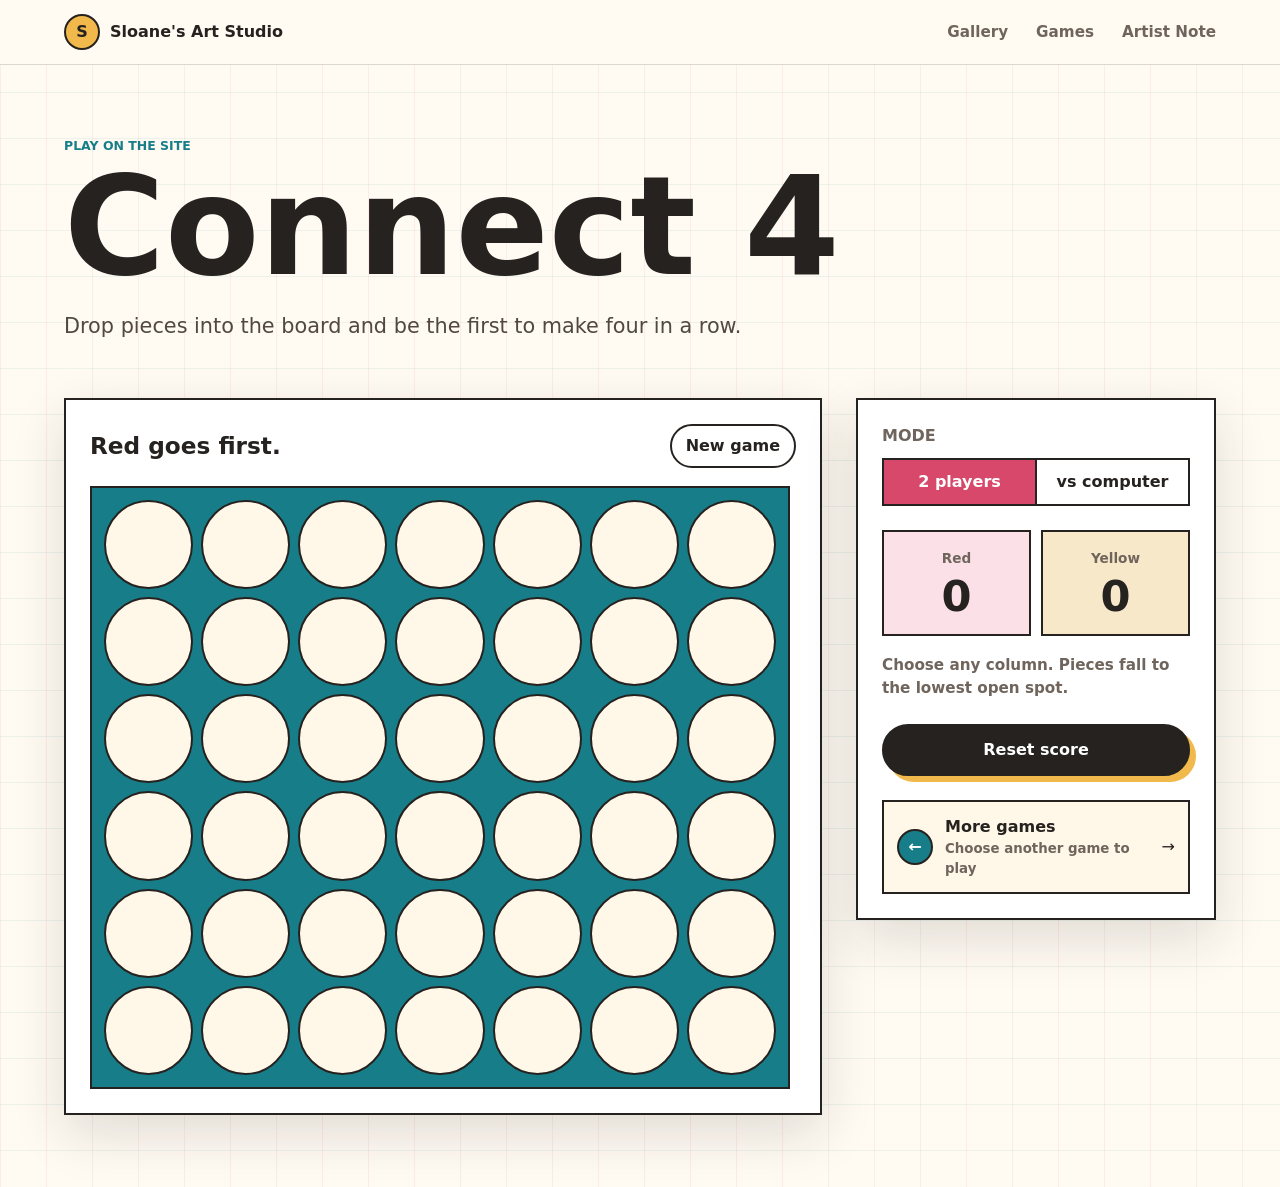
<file: connect4.html>
<!doctype html>
<html lang="en">
  <head>
    <meta charset="utf-8">
    <meta name="viewport" content="width=device-width, initial-scale=1">
    <title>Connect 4 | Sloane's Art Studio</title>
    <meta name="description" content="Play Connect 4 on Sloane's Art Studio.">
    <link rel="stylesheet" href="styles.css">
  </head>
  <body class="game-page">
    <header class="site-header" aria-label="Site header">
      <a class="brand" href="index.html" aria-label="Sloane's Art Studio home">
        <span class="brand-mark" aria-hidden="true">S</span>
        <span>Sloane's Art Studio</span>
      </a>
      <nav class="site-nav" aria-label="Site navigation">
        <a href="index.html#gallery">Gallery</a>
        <a href="games.html">Games</a>
        <a href="index.html#artist-note">Artist Note</a>
      </nav>
    </header>

    <main class="game-shell">
      <section class="game-board-section" aria-labelledby="game-title">
        <div class="game-copy">
          <p class="eyebrow">Play on the site</p>
          <h1 id="game-title">Connect 4</h1>
          <p class="intro">Drop pieces into the board and be the first to make four in a row.</p>
        </div>

        <div class="game-layout connect-layout">
          <section class="game-panel" aria-label="Connect 4 board">
            <div class="game-status-row">
              <p class="turn-label" data-connect-status>Red goes first.</p>
              <button class="button secondary compact-button" type="button" data-connect-new-game>New game</button>
            </div>
            <div class="connect-board" role="grid" aria-label="Connect 4 board" data-connect-board></div>
          </section>

          <aside class="game-controls" aria-label="Connect 4 controls">
            <div>
              <p class="control-label">Mode</p>
              <div class="mode-toggle" role="tablist" aria-label="Choose game mode">
                <button class="mode-button active" type="button" role="tab" aria-selected="true" data-connect-mode="friend">2 players</button>
                <button class="mode-button" type="button" role="tab" aria-selected="false" data-connect-mode="computer">vs computer</button>
              </div>
            </div>

            <div class="connect-scoreboard" aria-label="Scoreboard">
              <div class="connect-score-tile red-score"><span>Red</span><strong data-connect-red-score>0</strong></div>
              <div class="connect-score-tile yellow-score"><span data-connect-yellow-label>Yellow</span><strong data-connect-yellow-score>0</strong></div>
            </div>

            <p class="memory-tip">Choose any column. Pieces fall to the lowest open spot.</p>
            <button class="button primary full-button" type="button" data-connect-reset-score>Reset score</button>
            <a class="game-link-card" href="games.html">
              <span class="game-link-icon" aria-hidden="true">←</span>
              <span><strong>More games</strong><small>Choose another game to play</small></span>
              <span aria-hidden="true">→</span>
            </a>
          </aside>
        </div>
      </section>
    </main>
    <script src="connect4.js"></script>
  </body>
</html>
</file>
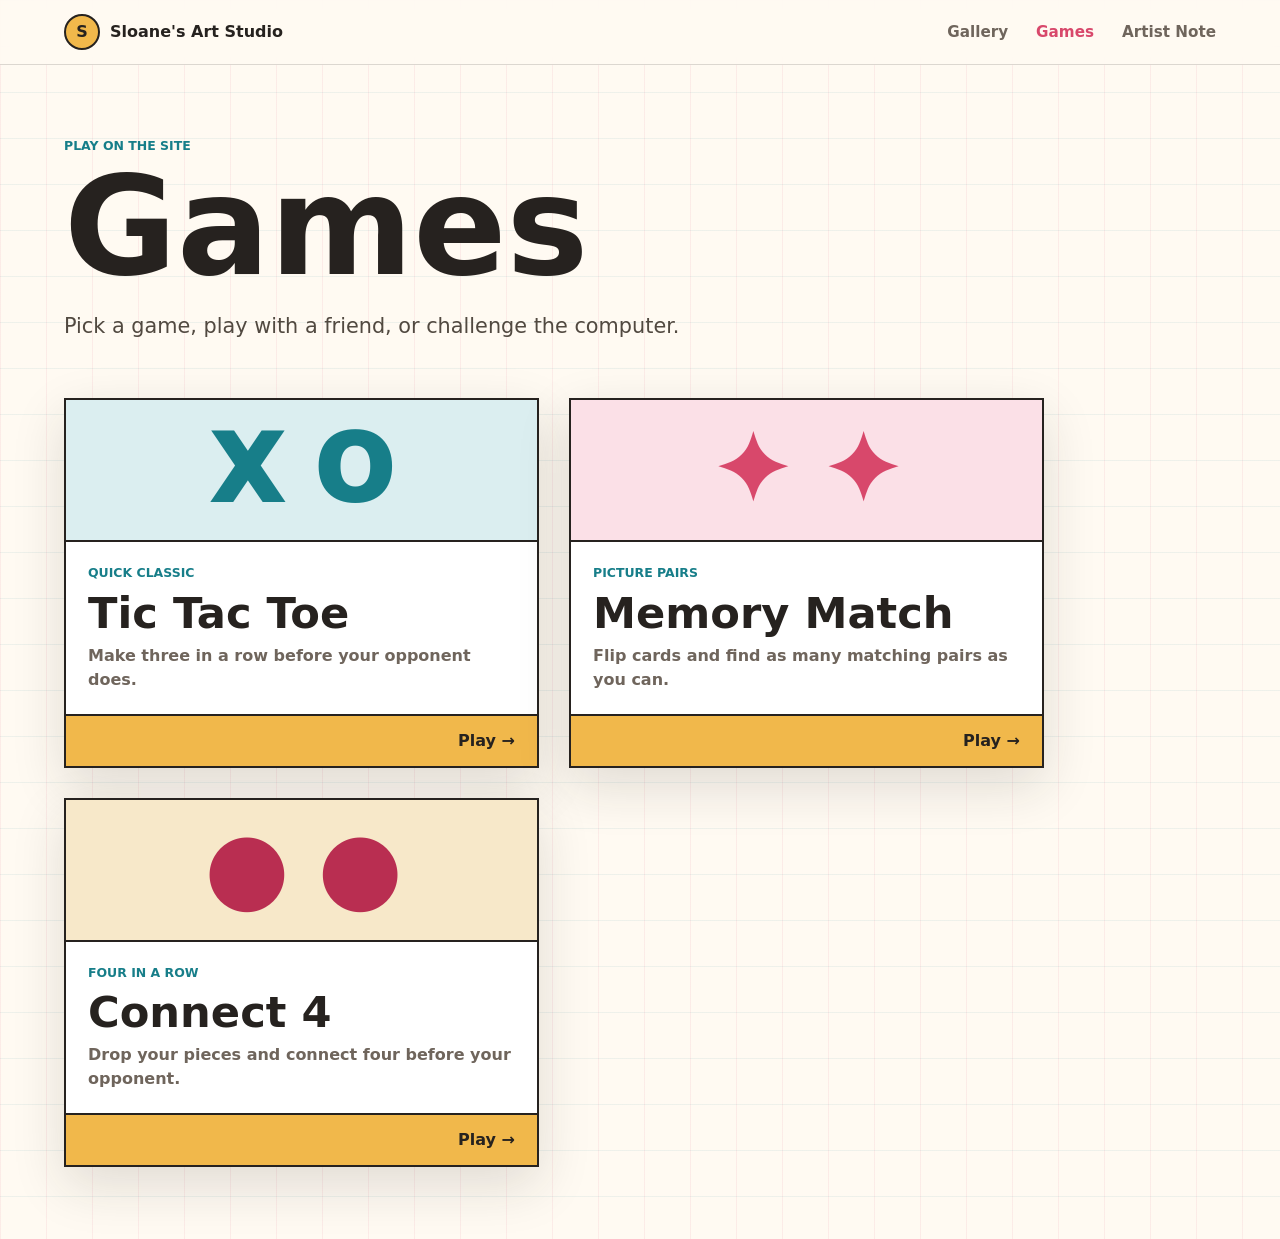
<file: games.html>
<!doctype html>
<html lang="en">
  <head>
    <meta charset="utf-8">
    <meta name="viewport" content="width=device-width, initial-scale=1">
    <title>Games | Sloane's Art Studio</title>
    <meta
      name="description"
      content="Play games on Sloane's Art Studio."
    >
    <link rel="stylesheet" href="styles.css">
  </head>
  <body class="game-page">
    <header class="site-header" aria-label="Site header">
      <a class="brand" href="index.html" aria-label="Sloane's Art Studio home">
        <span class="brand-mark" aria-hidden="true">S</span>
        <span>Sloane's Art Studio</span>
      </a>
      <nav class="site-nav" aria-label="Site navigation">
        <a href="index.html#gallery">Gallery</a>
        <a href="games.html" aria-current="page">Games</a>
        <a href="index.html#artist-note">Artist Note</a>
      </nav>
    </header>

    <main class="game-shell">
      <section class="games-section" aria-labelledby="games-title">
        <div class="game-copy">
          <p class="eyebrow">Play on the site</p>
          <h1 id="games-title">Games</h1>
          <p class="intro">Pick a game, play with a friend, or challenge the computer.</p>
        </div>

        <div class="games-grid">
          <a class="game-choice tic-choice" href="tictactoe.html">
            <span class="game-choice-art" aria-hidden="true">X&nbsp;O</span>
            <span class="game-choice-copy">
              <span class="eyebrow">Quick classic</span>
              <strong>Tic Tac Toe</strong>
              <small>Make three in a row before your opponent does.</small>
            </span>
            <span class="game-choice-arrow" aria-hidden="true">Play →</span>
          </a>

          <a class="game-choice memory-choice" href="memory.html">
            <span class="game-choice-art" aria-hidden="true">✦&nbsp;✦</span>
            <span class="game-choice-copy">
              <span class="eyebrow">Picture pairs</span>
              <strong>Memory Match</strong>
              <small>Flip cards and find as many matching pairs as you can.</small>
            </span>
            <span class="game-choice-arrow" aria-hidden="true">Play →</span>
          </a>

          <a class="game-choice connect-choice" href="connect4.html">
            <span class="game-choice-art" aria-hidden="true">●&nbsp;●</span>
            <span class="game-choice-copy">
              <span class="eyebrow">Four in a row</span>
              <strong>Connect 4</strong>
              <small>Drop your pieces and connect four before your opponent.</small>
            </span>
            <span class="game-choice-arrow" aria-hidden="true">Play →</span>
          </a>
        </div>
      </section>
    </main>
  </body>
</html>
</file>
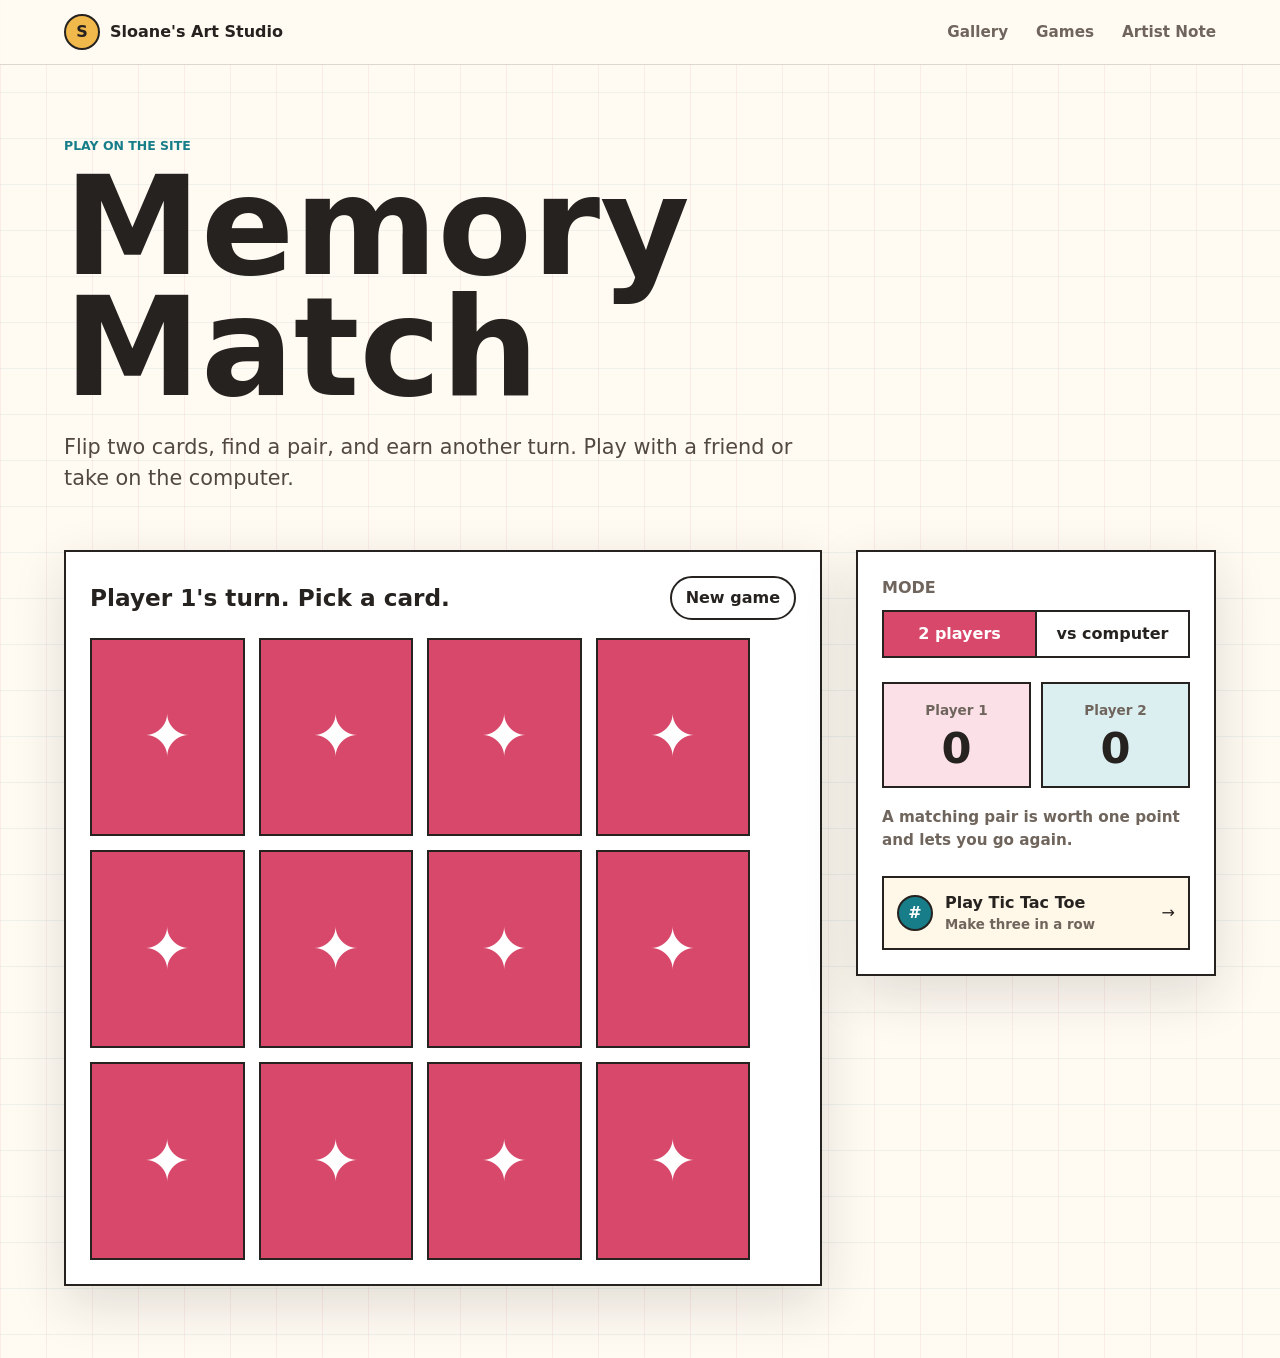
<file: memory.html>
<!doctype html>
<html lang="en">
  <head>
    <meta charset="utf-8">
    <meta name="viewport" content="width=device-width, initial-scale=1">
    <title>Memory Match | Sloane's Art Studio</title>
    <meta
      name="description"
      content="Play a two-player memory matching game on Sloane's Art Studio."
    >
    <link rel="stylesheet" href="styles.css">
  </head>
  <body class="game-page">
    <header class="site-header" aria-label="Site header">
      <a class="brand" href="index.html" aria-label="Sloane's Art Studio home">
        <span class="brand-mark" aria-hidden="true">S</span>
        <span>Sloane's Art Studio</span>
      </a>
      <nav class="site-nav" aria-label="Site navigation">
        <a href="index.html#gallery">Gallery</a>
        <a href="games.html">Games</a>
        <a href="index.html#artist-note">Artist Note</a>
      </nav>
    </header>

    <main class="game-shell">
      <section class="game-board-section" aria-labelledby="game-title">
        <div class="game-copy">
          <p class="eyebrow">Play on the site</p>
          <h1 id="game-title">Memory Match</h1>
          <p class="intro">
            Flip two cards, find a pair, and earn another turn. Play with a friend or take on the computer.
          </p>
        </div>

        <div class="game-layout memory-layout">
          <section class="game-panel" aria-label="Memory Match game board">
            <div class="game-status-row">
              <p class="turn-label" data-memory-status>Player 1's turn. Pick a card.</p>
              <button class="button secondary compact-button" type="button" data-new-game>
                New game
              </button>
            </div>

            <div class="memory-board" role="grid" aria-label="Memory card board" data-memory-board></div>
          </section>

          <aside class="game-controls" aria-label="Memory Match controls">
            <div>
              <p class="control-label">Mode</p>
              <div class="mode-toggle" role="tablist" aria-label="Choose game mode">
                <button class="mode-button active" type="button" role="tab" aria-selected="true" data-memory-mode="friend">
                  2 players
                </button>
                <button class="mode-button" type="button" role="tab" aria-selected="false" data-memory-mode="computer">
                  vs computer
                </button>
              </div>
            </div>

            <div class="memory-scoreboard" aria-label="Match score">
              <div class="memory-score-tile player-one">
                <span data-player-one-label>Player 1</span>
                <strong data-score-one>0</strong>
              </div>
              <div class="memory-score-tile player-two">
                <span data-player-two-label>Player 2</span>
                <strong data-score-two>0</strong>
              </div>
            </div>

            <p class="memory-tip">A matching pair is worth one point and lets you go again.</p>

            <a class="game-link-card" href="tictactoe.html">
              <span class="game-link-icon" aria-hidden="true">#</span>
              <span>
                <strong>Play Tic Tac Toe</strong>
                <small>Make three in a row</small>
              </span>
              <span aria-hidden="true">→</span>
            </a>
          </aside>
        </div>
      </section>
    </main>

    <script src="memory.js"></script>
  </body>
</html>
</file>
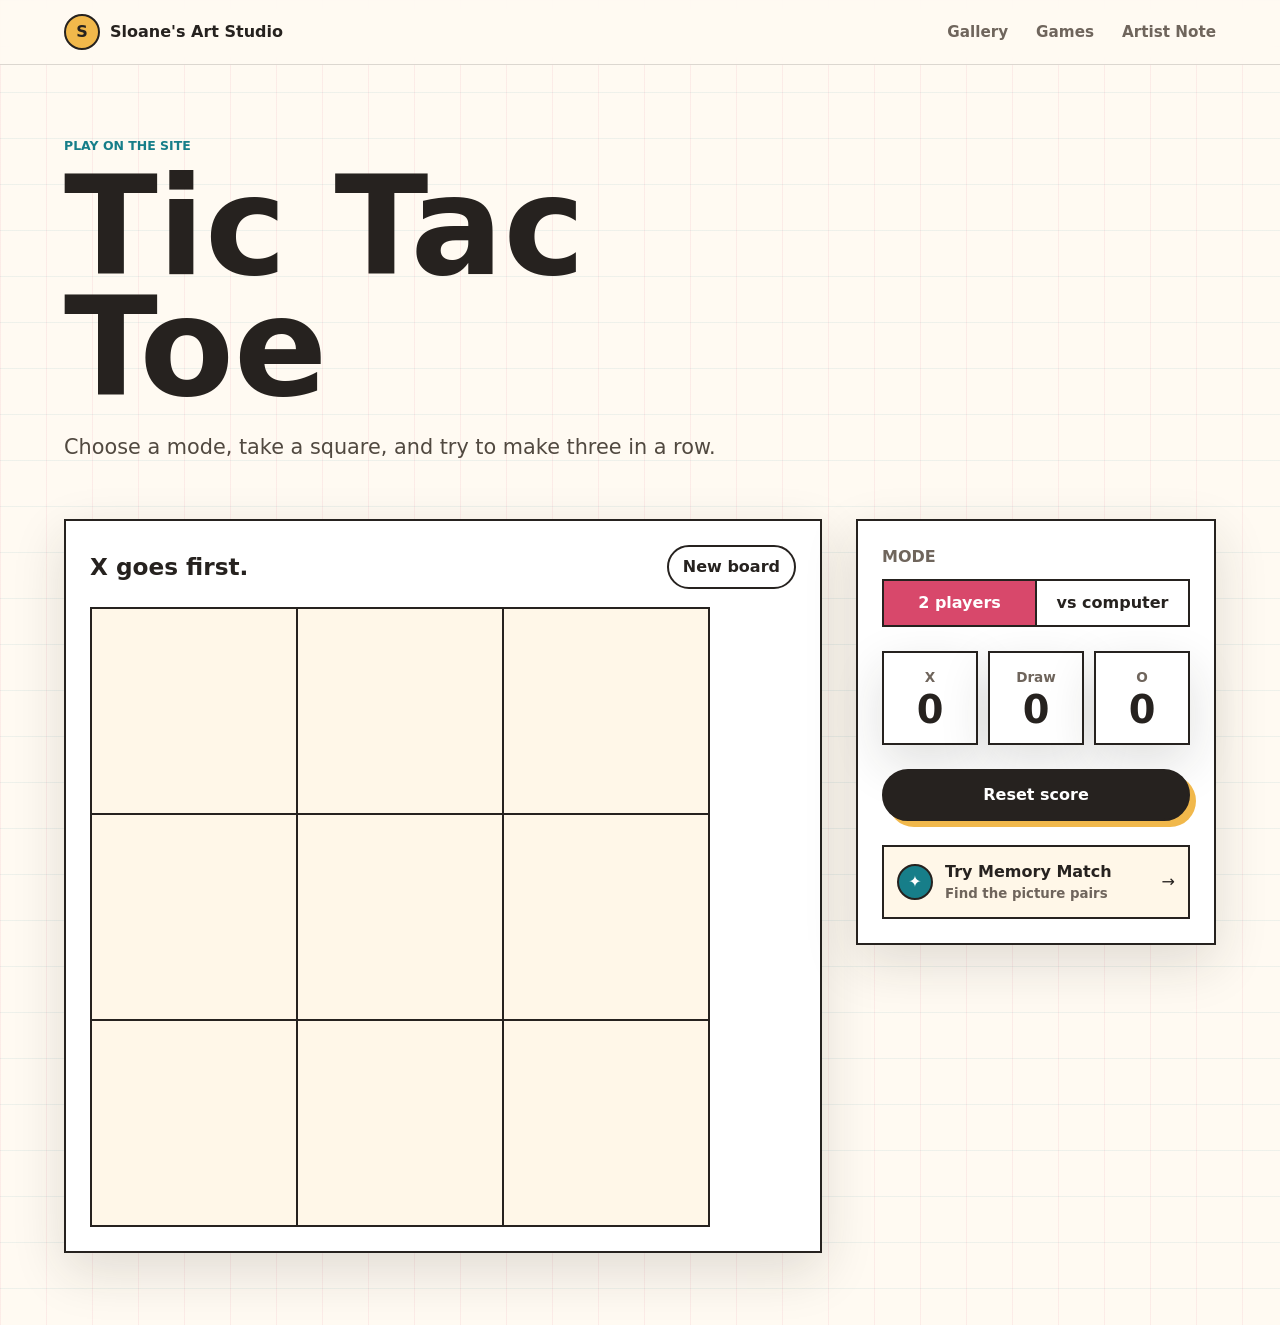
<file: tictactoe.html>
<!doctype html>
<html lang="en">
  <head>
    <meta charset="utf-8">
    <meta name="viewport" content="width=device-width, initial-scale=1">
    <title>Tic Tac Toe | Sloane's Art Studio</title>
    <meta
      name="description"
      content="Play tic tac toe on Sloane's Art Studio."
    >
    <link rel="stylesheet" href="styles.css">
  </head>
  <body class="game-page">
    <header class="site-header" aria-label="Site header">
      <a class="brand" href="index.html" aria-label="Sloane's Art Studio home">
        <span class="brand-mark" aria-hidden="true">S</span>
        <span>Sloane's Art Studio</span>
      </a>
      <nav class="site-nav" aria-label="Site navigation">
        <a href="index.html#gallery">Gallery</a>
        <a href="games.html">Games</a>
        <a href="index.html#artist-note">Artist Note</a>
      </nav>
    </header>

    <main class="game-shell">
      <section class="game-board-section" aria-labelledby="game-title">
        <div class="game-copy">
          <p class="eyebrow">Play on the site</p>
          <h1 id="game-title">Tic Tac Toe</h1>
          <p class="intro">
            Choose a mode, take a square, and try to make three in a row.
          </p>
        </div>

        <div class="game-layout">
          <section class="game-panel" aria-label="Tic tac toe board">
            <div class="game-status-row">
              <p class="turn-label" data-game-status>X goes first.</p>
              <button class="button secondary compact-button" type="button" data-reset-board>
                New board
              </button>
            </div>

            <div class="tic-board" role="grid" aria-label="Tic tac toe board">
              <button class="tic-cell" type="button" role="gridcell" data-cell="0" aria-label="Top left"></button>
              <button class="tic-cell" type="button" role="gridcell" data-cell="1" aria-label="Top middle"></button>
              <button class="tic-cell" type="button" role="gridcell" data-cell="2" aria-label="Top right"></button>
              <button class="tic-cell" type="button" role="gridcell" data-cell="3" aria-label="Middle left"></button>
              <button class="tic-cell" type="button" role="gridcell" data-cell="4" aria-label="Center"></button>
              <button class="tic-cell" type="button" role="gridcell" data-cell="5" aria-label="Middle right"></button>
              <button class="tic-cell" type="button" role="gridcell" data-cell="6" aria-label="Bottom left"></button>
              <button class="tic-cell" type="button" role="gridcell" data-cell="7" aria-label="Bottom middle"></button>
              <button class="tic-cell" type="button" role="gridcell" data-cell="8" aria-label="Bottom right"></button>
            </div>
          </section>

          <aside class="game-controls" aria-label="Game controls">
            <div>
              <p class="control-label">Mode</p>
              <div class="mode-toggle" role="tablist" aria-label="Choose game mode">
                <button class="mode-button active" type="button" role="tab" aria-selected="true" data-mode="friend">
                  2 players
                </button>
                <button class="mode-button" type="button" role="tab" aria-selected="false" data-mode="computer">
                  vs computer
                </button>
              </div>
            </div>

            <div class="scoreboard" aria-label="Scoreboard">
              <div class="score-tile">
                <span>X</span>
                <strong data-score-x>0</strong>
              </div>
              <div class="score-tile">
                <span>Draw</span>
                <strong data-score-draw>0</strong>
              </div>
              <div class="score-tile">
                <span>O</span>
                <strong data-score-o>0</strong>
              </div>
            </div>

            <button class="button primary full-button" type="button" data-reset-score>
              Reset score
            </button>

            <a class="game-link-card" href="memory.html">
              <span class="game-link-icon" aria-hidden="true">✦</span>
              <span>
                <strong>Try Memory Match</strong>
                <small>Find the picture pairs</small>
              </span>
              <span aria-hidden="true">→</span>
            </a>
          </aside>
        </div>
      </section>
    </main>

    <script src="tictactoe.js"></script>
  </body>
</html>
</file>
<file: styles.css>
:root {
  color-scheme: light;
  --ink: #26221f;
  --muted: #6f655c;
  --paper: #fffaf2;
  --surface: #ffffff;
  --line: rgba(38, 34, 31, 0.16);
  --rose: #d8486b;
  --teal: #177e89;
  --gold: #f1b84b;
  --leaf: #4f8f54;
  --shadow: 0 18px 50px rgba(38, 34, 31, 0.14);
}

* {
  box-sizing: border-box;
}

html {
  scroll-behavior: smooth;
}

body {
  margin: 0;
  background:
    linear-gradient(90deg, rgba(216, 72, 107, 0.08) 1px, transparent 1px),
    linear-gradient(rgba(23, 126, 137, 0.07) 1px, transparent 1px),
    var(--paper);
  background-size: 46px 46px;
  color: var(--ink);
  font-family: Inter, ui-sans-serif, system-ui, -apple-system, BlinkMacSystemFont, "Segoe UI", sans-serif;
  line-height: 1.5;
}

img {
  display: block;
  max-width: 100%;
}

a {
  color: inherit;
}

button {
  font: inherit;
}

.site-header {
  position: sticky;
  top: 0;
  z-index: 20;
  display: flex;
  align-items: center;
  justify-content: space-between;
  gap: 18px;
  padding: 14px clamp(18px, 5vw, 64px);
  background: rgba(255, 250, 242, 0.9);
  border-bottom: 1px solid var(--line);
  backdrop-filter: blur(14px);
}

.brand,
.site-nav {
  display: flex;
  align-items: center;
}

.brand {
  gap: 10px;
  text-decoration: none;
  font-weight: 800;
}

.brand-mark {
  display: grid;
  width: 36px;
  height: 36px;
  place-items: center;
  border: 2px solid var(--ink);
  background: var(--gold);
  border-radius: 50%;
  color: var(--ink);
  font-weight: 900;
}

.site-nav {
  gap: clamp(12px, 3vw, 28px);
  color: var(--muted);
  font-size: 0.95rem;
  font-weight: 700;
}

.site-nav a {
  text-decoration: none;
}

.site-nav a:hover,
.site-nav a:focus-visible {
  color: var(--rose);
}

.site-nav a[aria-current="page"] {
  color: var(--rose);
}

.hero {
  min-height: min(720px, calc(100vh - 68px));
  display: flex;
  align-items: center;
  padding: clamp(56px, 10vw, 120px) clamp(18px, 5vw, 64px);
}

.hero-copy {
  max-width: 820px;
}

.eyebrow,
.category {
  margin: 0 0 10px;
  color: var(--teal);
  font-size: 0.78rem;
  font-weight: 900;
  letter-spacing: 0;
  text-transform: uppercase;
}

h1,
h2,
h3,
p {
  overflow-wrap: anywhere;
}

h1 {
  max-width: 11ch;
  margin: 0;
  font-size: clamp(3.5rem, 12vw, 8.6rem);
  line-height: 0.88;
  letter-spacing: 0;
}

.intro {
  max-width: 56ch;
  margin: 24px 0 0;
  color: #514940;
  font-size: clamp(1.05rem, 2vw, 1.3rem);
}

.hero-actions,
.filter-bar {
  display: flex;
  align-items: center;
  flex-wrap: wrap;
  gap: 12px;
}

.hero-actions {
  margin-top: 30px;
}

.button,
.filter-button {
  min-height: 44px;
  border: 2px solid var(--ink);
  border-radius: 999px;
  cursor: pointer;
  font-weight: 850;
  text-decoration: none;
  transition: transform 160ms ease, box-shadow 160ms ease, background-color 160ms ease;
}

.button {
  display: inline-flex;
  align-items: center;
  justify-content: center;
  padding: 12px 18px;
}

.button.primary {
  background: var(--ink);
  color: #fff;
  box-shadow: 6px 6px 0 var(--gold);
}

.button.secondary,
.filter-button {
  background: var(--surface);
  color: var(--ink);
}

.button:hover,
.button:focus-visible,
.filter-button:hover,
.filter-button:focus-visible {
  transform: translateY(-2px);
}

.art-card,
.lightbox-panel {
  background: var(--surface);
  border: 2px solid var(--ink);
  box-shadow: var(--shadow);
}

.gallery-section,
.artist-note {
  padding: clamp(54px, 8vw, 92px) clamp(18px, 5vw, 64px);
}

.section-heading {
  display: flex;
  align-items: end;
  justify-content: space-between;
  gap: 20px;
  margin-bottom: 18px;
}

.section-heading h2,
.artist-note h2 {
  margin: 0;
  font-size: clamp(2rem, 5vw, 4.2rem);
  line-height: 1;
  letter-spacing: 0;
}

.filter-bar {
  margin-bottom: 28px;
}

.filter-button {
  padding: 9px 15px;
}

.filter-button.active {
  background: var(--rose);
  color: #fff;
}

.art-grid {
  display: grid;
  grid-template-columns: repeat(6, 1fr);
  gap: 18px;
}

.art-card {
  grid-column: span 2;
  display: grid;
  min-height: 100%;
  overflow: hidden;
}

.art-card.wide {
  grid-column: span 3;
}

.art-card.hidden {
  display: none;
}

.art-open {
  position: relative;
  width: 100%;
  min-height: 0;
  padding: 0;
  border: 0;
  background: #f7f0e5;
  cursor: zoom-in;
}

.art-open::after {
  content: "View";
  position: absolute;
  right: 12px;
  bottom: 12px;
  padding: 7px 11px;
  border: 2px solid var(--ink);
  border-radius: 999px;
  background: var(--gold);
  color: var(--ink);
  font-size: 0.84rem;
  font-weight: 900;
  opacity: 0;
  transform: translateY(8px);
  transition: opacity 160ms ease, transform 160ms ease;
}

.art-open:hover::after,
.art-open:focus-visible::after {
  opacity: 1;
  transform: translateY(0);
}

.art-open img {
  width: 100%;
  height: 360px;
  object-fit: contain;
}

.art-card.tall .art-open img,
.art-card.wide .art-open img {
  height: 430px;
}

.art-details {
  padding: 18px;
}

.art-details h3 {
  margin: 0;
  font-size: clamp(1.35rem, 2.4vw, 2rem);
  line-height: 1.05;
}

.art-details p:last-child {
  margin: 10px 0 0;
  color: var(--muted);
}

.artist-note {
  display: grid;
  grid-template-columns: minmax(0, 0.9fr) minmax(280px, 0.85fr);
  gap: clamp(24px, 6vw, 80px);
  align-items: center;
  background: #f4e6d0;
  border-block: 2px solid var(--ink);
}

.artist-note p:last-child {
  margin: 0;
  color: #4b443f;
  font-size: clamp(1.05rem, 2vw, 1.25rem);
}

.site-footer {
  display: flex;
  align-items: center;
  justify-content: space-between;
  gap: 18px;
  padding: 28px clamp(18px, 5vw, 64px);
  color: var(--muted);
  font-weight: 800;
}

.site-footer p {
  margin: 0;
}

.game-page {
  min-height: 100vh;
}

.game-shell {
  padding: clamp(32px, 6vw, 72px) clamp(18px, 5vw, 64px);
}

.game-board-section {
  display: grid;
  gap: clamp(28px, 5vw, 56px);
}

.games-section {
  display: grid;
  gap: clamp(28px, 5vw, 56px);
}

.game-copy {
  max-width: 820px;
}

.game-layout {
  display: grid;
  grid-template-columns: minmax(320px, 1fr) minmax(260px, 360px);
  gap: clamp(18px, 4vw, 34px);
  align-items: start;
}

.game-panel,
.game-controls,
.score-tile {
  background: var(--surface);
  border: 2px solid var(--ink);
  box-shadow: var(--shadow);
}

.game-panel,
.game-controls {
  padding: clamp(16px, 3vw, 24px);
}

.game-status-row {
  display: flex;
  align-items: center;
  justify-content: space-between;
  gap: 16px;
  margin-bottom: 18px;
}

.turn-label {
  margin: 0;
  color: var(--ink);
  font-size: clamp(1.15rem, 2vw, 1.45rem);
  font-weight: 900;
}

.compact-button {
  min-height: 40px;
  padding: 8px 14px;
}

.tic-board {
  display: grid;
  grid-template-columns: repeat(3, minmax(76px, 1fr));
  width: min(100%, 620px);
  aspect-ratio: 1;
  border: 2px solid var(--ink);
  background: var(--ink);
  gap: 2px;
}

.tic-cell {
  display: grid;
  place-items: center;
  min-width: 0;
  min-height: 0;
  border: 0;
  background: #fff7e8;
  color: var(--ink);
  cursor: pointer;
  font-size: clamp(3rem, 12vw, 7rem);
  font-weight: 950;
  line-height: 1;
}

.tic-cell:hover,
.tic-cell:focus-visible {
  background: #f7e8c9;
}

.tic-cell:disabled {
  cursor: default;
}

.tic-cell.marked-x {
  color: var(--rose);
}

.tic-cell.marked-o {
  color: var(--teal);
}

.tic-cell.winner {
  background: var(--gold);
}

.game-controls {
  display: grid;
  gap: 24px;
}

.control-label {
  margin: 0 0 10px;
  color: var(--muted);
  font-weight: 900;
  text-transform: uppercase;
}

.mode-toggle {
  display: grid;
  grid-template-columns: 1fr 1fr;
  border: 2px solid var(--ink);
  background: var(--ink);
  gap: 2px;
}

.mode-button {
  min-height: 44px;
  border: 0;
  background: var(--surface);
  color: var(--ink);
  cursor: pointer;
  font-weight: 900;
}

.mode-button.active {
  background: var(--rose);
  color: #fff;
}

.scoreboard {
  display: grid;
  grid-template-columns: repeat(3, 1fr);
  gap: 10px;
}

.score-tile {
  display: grid;
  min-height: 94px;
  place-items: center;
  padding: 12px;
  text-align: center;
}

.score-tile span {
  color: var(--muted);
  font-size: 0.85rem;
  font-weight: 900;
}

.score-tile strong {
  font-size: 2.4rem;
  line-height: 1;
}

.full-button {
  width: 100%;
}

.game-link-card {
  display: grid;
  grid-template-columns: auto 1fr auto;
  align-items: center;
  gap: 12px;
  padding: 13px;
  border: 2px solid var(--ink);
  background: #fff7e8;
  color: var(--ink);
  text-decoration: none;
  transition: transform 160ms ease, box-shadow 160ms ease;
}

.game-link-card:hover,
.game-link-card:focus-visible {
  transform: translateY(-2px);
  box-shadow: 5px 5px 0 var(--gold);
}

.game-link-card strong,
.game-link-card small {
  display: block;
}

.game-link-card strong {
  font-size: 1rem;
}

.game-link-card small {
  color: var(--muted);
  font-weight: 700;
}

.game-link-icon {
  display: grid;
  width: 36px;
  height: 36px;
  place-items: center;
  border: 2px solid var(--ink);
  border-radius: 50%;
  background: var(--teal);
  color: #fff;
  font-weight: 900;
}

.games-grid {
  display: grid;
  grid-template-columns: repeat(2, minmax(0, 1fr));
  gap: clamp(18px, 3vw, 30px);
  max-width: 980px;
}

.game-choice {
  display: grid;
  grid-template-rows: auto 1fr auto;
  min-height: 340px;
  overflow: hidden;
  border: 2px solid var(--ink);
  color: var(--ink);
  text-decoration: none;
  box-shadow: var(--shadow);
  transition: transform 160ms ease, box-shadow 160ms ease;
}

.game-choice:hover,
.game-choice:focus-visible {
  transform: translateY(-5px);
  box-shadow: 9px 9px 0 var(--ink);
}

.game-choice-art {
  display: grid;
  min-height: 142px;
  place-items: center;
  border-bottom: 2px solid var(--ink);
  font-size: clamp(3rem, 8vw, 5.8rem);
  font-weight: 950;
  line-height: 1;
}

.tic-choice .game-choice-art {
  background: #dbeef0;
  color: var(--teal);
}

.memory-choice .game-choice-art {
  background: #fbe0e7;
  color: var(--rose);
}

.connect-choice .game-choice-art {
  background: #f7e8c9;
  color: #b92e51;
}

.game-choice-copy {
  display: grid;
  align-content: start;
  gap: 10px;
  padding: 22px;
  background: var(--surface);
}

.game-choice-copy .eyebrow {
  margin: 0;
}

.game-choice-copy strong {
  font-size: clamp(1.9rem, 4vw, 2.7rem);
  line-height: 0.95;
}

.game-choice-copy small {
  color: var(--muted);
  font-size: 1rem;
  font-weight: 700;
}

.game-choice-arrow {
  padding: 13px 22px;
  border-top: 2px solid var(--ink);
  background: var(--gold);
  font-weight: 900;
  text-align: right;
}

.memory-layout {
  grid-template-columns: minmax(320px, 1fr) minmax(260px, 360px);
}

.memory-board {
  display: grid;
  grid-template-columns: repeat(4, minmax(58px, 1fr));
  width: min(100%, 660px);
  gap: clamp(8px, 1.6vw, 14px);
}

.memory-card {
  position: relative;
  min-width: 0;
  aspect-ratio: 0.78;
  padding: 0;
  border: 0;
  background: transparent;
  cursor: pointer;
  perspective: 720px;
}

.memory-card-inner {
  position: absolute;
  inset: 0;
  transform-style: preserve-3d;
  transition: transform 360ms ease;
}

.memory-card.is-flipped .memory-card-inner {
  transform: rotateY(180deg);
}

.memory-card-face {
  position: absolute;
  inset: 0;
  display: grid;
  place-items: center;
  border: 2px solid var(--ink);
  backface-visibility: hidden;
  font-size: clamp(1.75rem, 5vw, 3.6rem);
  line-height: 1;
}

.memory-card-back {
  background: var(--rose);
  color: #fff;
}

.memory-card-front {
  transform: rotateY(180deg);
  background: #fff7e8;
}

.memory-card:not(:disabled):hover .memory-card-back,
.memory-card:not(:disabled):focus-visible .memory-card-back {
  background: #b92e51;
}

.memory-card.is-matched .memory-card-front {
  background: var(--gold);
}

.memory-card:disabled {
  cursor: default;
}

.memory-scoreboard {
  display: grid;
  grid-template-columns: repeat(2, 1fr);
  gap: 10px;
}

.memory-score-tile {
  display: grid;
  min-height: 106px;
  place-items: center;
  padding: 12px;
  border: 2px solid var(--ink);
  text-align: center;
}

.memory-score-tile.player-one {
  background: #fbe0e7;
}

.memory-score-tile.player-two {
  background: #dbeef0;
}

.memory-score-tile span {
  color: var(--muted);
  font-size: 0.85rem;
  font-weight: 900;
}

.memory-score-tile strong {
  font-size: 2.7rem;
  line-height: 1;
}

.memory-tip {
  margin: -6px 0 0;
  color: var(--muted);
  font-size: 0.95rem;
  font-weight: 700;
}

.connect-board {
  display: grid;
  grid-template-columns: repeat(7, minmax(36px, 1fr));
  width: min(100%, 700px);
  padding: clamp(6px, 1.2vw, 12px);
  gap: clamp(4px, 0.8vw, 8px);
  border: 2px solid var(--ink);
  background: var(--teal);
}

.connect-slot {
  display: grid;
  min-width: 0;
  aspect-ratio: 1;
  place-items: center;
  padding: 0;
  border: 0;
  background: transparent;
  cursor: pointer;
}

.connect-slot span {
  width: 100%;
  height: 100%;
  border: 2px solid var(--ink);
  border-radius: 50%;
  background: #fff7e8;
  transition: transform 160ms ease, background-color 160ms ease;
}

.connect-slot:not(:disabled):hover span,
.connect-slot:not(:disabled):focus-visible span {
  transform: scale(0.86);
  background: #fbe0e7;
}

.connect-slot.red span {
  background: var(--rose);
}

.connect-slot.yellow span {
  background: var(--gold);
}

.connect-slot.winner span {
  box-shadow: 0 0 0 4px #fff;
}

.connect-slot:disabled {
  cursor: default;
}

.connect-scoreboard {
  display: grid;
  grid-template-columns: repeat(2, 1fr);
  gap: 10px;
}

.connect-score-tile {
  display: grid;
  min-height: 106px;
  place-items: center;
  padding: 12px;
  border: 2px solid var(--ink);
  text-align: center;
}

.connect-score-tile span {
  color: var(--muted);
  font-size: 0.85rem;
  font-weight: 900;
}

.connect-score-tile strong {
  font-size: 2.7rem;
  line-height: 1;
}

.red-score {
  background: #fbe0e7;
}

.yellow-score {
  background: #f7e8c9;
}

.lightbox {
  position: fixed;
  inset: 0;
  z-index: 40;
  display: none;
  place-items: center;
  padding: 22px;
  background: rgba(38, 34, 31, 0.76);
}

.lightbox.open {
  display: grid;
}

.lightbox-panel {
  position: relative;
  display: grid;
  width: min(1100px, 100%);
  max-height: calc(100vh - 44px);
  padding: clamp(12px, 2vw, 18px);
}

.lightbox-figure {
  display: grid;
  grid-template-columns: minmax(0, 1fr) minmax(220px, 320px);
  gap: 18px;
  align-items: center;
  margin: 0;
}

.lightbox-stage {
  display: grid;
  align-items: start;
  justify-items: center;
  min-height: 420px;
  max-height: calc(100vh - 120px);
  overflow: auto;
  padding: 18px;
  background: #f7f0e5;
}

.lightbox-figure img {
  width: var(--zoom-width, 100%);
  max-width: none;
  height: auto;
  object-fit: contain;
  transition: width 140ms ease;
}

.lightbox-figure figcaption {
  align-self: stretch;
  display: flex;
  flex-direction: column;
  justify-content: end;
  padding: 18px;
  background: #fff7e8;
  border-left: 2px solid var(--line);
}

.lightbox-figure p {
  margin: 0 0 8px;
  color: var(--teal);
  font-size: 0.82rem;
  font-weight: 900;
  text-transform: uppercase;
}

.lightbox-figure h2 {
  margin: 0 0 12px;
  font-size: clamp(2rem, 5vw, 4rem);
  line-height: 0.96;
}

.lightbox-figure span {
  color: var(--muted);
  font-weight: 700;
}

.zoom-controls {
  display: flex;
  align-items: center;
  gap: 10px;
  margin-top: 24px;
}

.zoom-reset {
  min-width: 78px;
  height: 42px;
  border: 2px solid var(--ink);
  border-radius: 999px;
  background: var(--surface);
  color: var(--ink);
  cursor: pointer;
  font-weight: 900;
}

.icon-button {
  display: grid;
  width: 42px;
  height: 42px;
  place-items: center;
  border: 2px solid var(--ink);
  border-radius: 50%;
  background: var(--surface);
  color: var(--ink);
  cursor: pointer;
  font-weight: 900;
}

.icon-button:disabled {
  cursor: not-allowed;
  opacity: 0.42;
}

.close-button {
  position: absolute;
  top: -18px;
  right: -18px;
}

@media (max-width: 920px) {
  .hero,
  .artist-note,
  .lightbox-figure {
    grid-template-columns: 1fr;
  }

  .hero {
    min-height: 0;
  }

  .art-card,
  .art-card.wide {
    grid-column: span 3;
  }

  .game-layout {
    grid-template-columns: 1fr;
  }

  .games-grid {
    grid-template-columns: 1fr;
    max-width: 600px;
  }

  .lightbox-figure figcaption {
    border-top: 2px solid var(--line);
    border-left: 0;
  }
}

@media (max-width: 640px) {
  .site-header,
  .site-footer,
  .section-heading {
    align-items: flex-start;
    flex-direction: column;
  }

  .site-nav {
    width: 100%;
    justify-content: space-between;
  }

  .hero {
    padding-top: 28px;
  }

  h1 {
    max-width: 9ch;
  }

  .art-grid {
    grid-template-columns: 1fr;
  }

  .art-card,
  .art-card.wide {
    grid-column: auto;
  }

  .art-open img,
  .art-card.tall .art-open img,
  .art-card.wide .art-open img {
    height: 390px;
  }

  .game-status-row {
    align-items: stretch;
    flex-direction: column;
  }

  .memory-board {
    width: 100%;
  }

  .lightbox {
    padding: 12px;
  }

  .close-button {
    top: 8px;
    right: 8px;
  }
}

@media (max-width: 420px) {
  .button,
  .filter-button {
    width: 100%;
  }

  .hero-actions,
  .filter-bar {
    align-items: stretch;
  }

  .mode-toggle,
  .scoreboard {
    grid-template-columns: 1fr;
  }

  .art-open img,
  .art-card.tall .art-open img,
  .art-card.wide .art-open img {
    height: 330px;
  }
}
</file>
